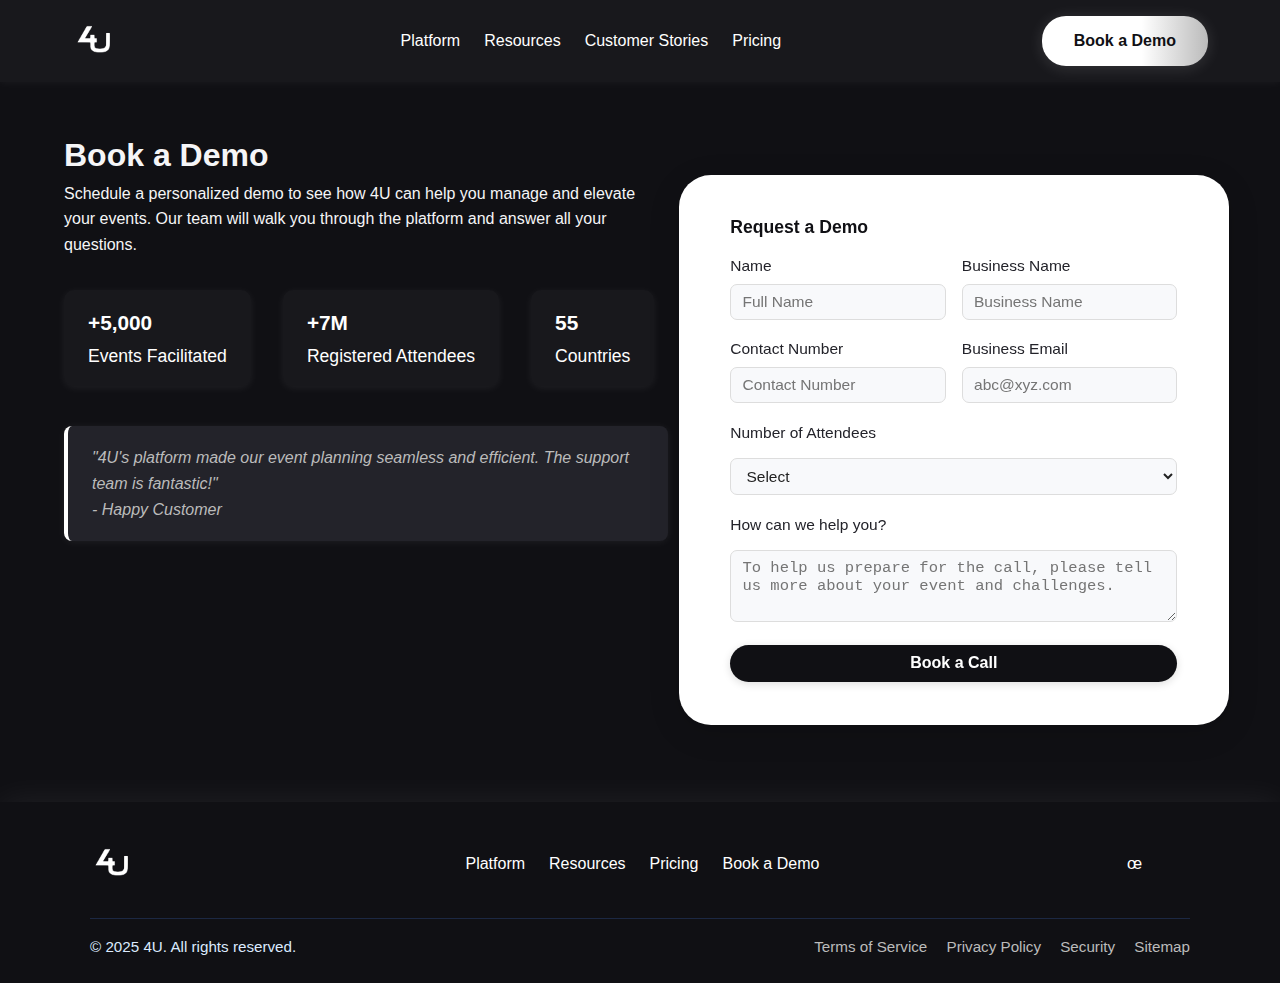
<file: book-demo.html>
<!DOCTYPE html>
<html lang="en">
<head>
  <meta charset="UTF-8">
  <meta name="viewport" content="width=device-width, initial-scale=1.0">
  <title> 4U | Book a Demo</title>
  <link rel="icon" type="image/png" href="image 4.png">
  <link rel="stylesheet" href="style.css">
</head>
<body class="demo-page">
  <header>
    <nav class="navbar">
      <a href="index.html" class="logo-link"><img src="image 4.png" alt="4U Logo" class="logo-img" /></a>
      <ul class="nav-links">
        <li><a href="index.html#platform">Platform</a></li>
        <li><a href="index.html#resources">Resources</a></li>
        <li><a href="index.html#stories">Customer Stories</a></li>
        <li><a href="index.html#pricing">Pricing</a></li>
      </ul>
      <div class="nav-actions">
        <a href="book-demo.html" class="btn-primary nav-demo">Book a Demo</a>
      </div>
    </nav>
  </header>
  <main class="demo-main">
    <section class="demo-content">
      <h1>Book a Demo</h1>
      <p>Schedule a personalized demo to see how 4U can help you manage and elevate your events. Our team will walk you through the platform and answer all your questions.</p>
      <div class="demo-stats">
        <div class="stat"><span>+5,000</span> Events Facilitated</div>
        <div class="stat"><span>+7M</span> Registered Attendees</div>
        <div class="stat"><span>55</span> Countries</div>
      </div>
      <blockquote class="demo-testimonial">
        "4U's platform made our event planning seamless and efficient. The support team is fantastic!"<br>
        <span>- Happy Customer</span>
      </blockquote>
    </section>
    <aside class="demo-form-float">
      <form class="demo-form">
        <h2>Request a Demo</h2>
        <div class="form-row">
          <div class="form-col">
            <label for="name">Name</label>
            <input type="text" id="name" name="name" placeholder="Full Name" required>
          </div>
          <div class="form-col">
            <label for="company">Business Name</label>
            <input type="text" id="company" name="company" placeholder="Business Name">
          </div>
        </div>
        <div class="form-row">
          <div class="form-col">
            <label for="contact">Contact Number</label>
            <input type="tel" id="contact" name="contact" placeholder="Contact Number">
          </div>
          <div class="form-col">
            <label for="email">Business Email</label>
            <input type="email" id="email" name="email" placeholder="abc@xyz.com" required>
          </div>
        </div>
        <label for="attendees">Number of Attendees</label>
        <div class="form-row">
          <select id="attendees" name="attendees" required>
            <option value="">Select</option>
            <option value="1-50">1-50</option>
            <option value="51-200">51-200</option>
            <option value="201-500">201-500</option>
            <option value="501-1000">501-1000</option>
            <option value="1000+">1000+</option>
          </select>
        </div>
        <label for="message">How can we help you?</label>
        <div class="form-row">
          <textarea id="message" name="message" rows="3" placeholder="To help us prepare for the call, please tell us more about your event and challenges." required></textarea>
        </div>
        <div class="form-row">
          <button type="submit" class="btn-primary">Book a Call</button>
        </div>
      </form>
    </aside>
  </main>
  <footer>
    <div class="footer-content">
      <div class="footer-top">
        <a href="index.html" class="logo-link"><img src="image 4.png" alt="4U Logo" class="logo-img" /></a>
        <div class="footer-links">
          <a href="index.html#platform">Platform</a>
          <a href="index.html#resources">Resources</a>
          <a href="index.html#pricing">Pricing</a>
          <a href="#">Book a Demo</a>
        </div>
        <div class="footer-social">œ
          <a href="#" aria-label="LinkedIn" class="social-icon">
            <!-- SVG icon here -->
          </a>
          <a href="#" aria-label="Twitter" class="social-icon">
            <!-- SVG icon here -->
          </a>
          <a href="#" aria-label="Facebook" class="social-icon">
            <!-- SVG icon here -->
          </a>
        </div>
      </div>
      <div class="footer-bottom">
        <div class="footer-copy">&copy; 2025 4U. All rights reserved.</div>
        <div class="footer-bottom-links">
          <a href="#">Terms of Service</a>
          <a href="#">Privacy Policy</a>
          <a href="#">Security</a>
          <a href="#">Sitemap</a>
        </div>
      </div>
    </div>
  </footer>
</body>
</html>
</file>
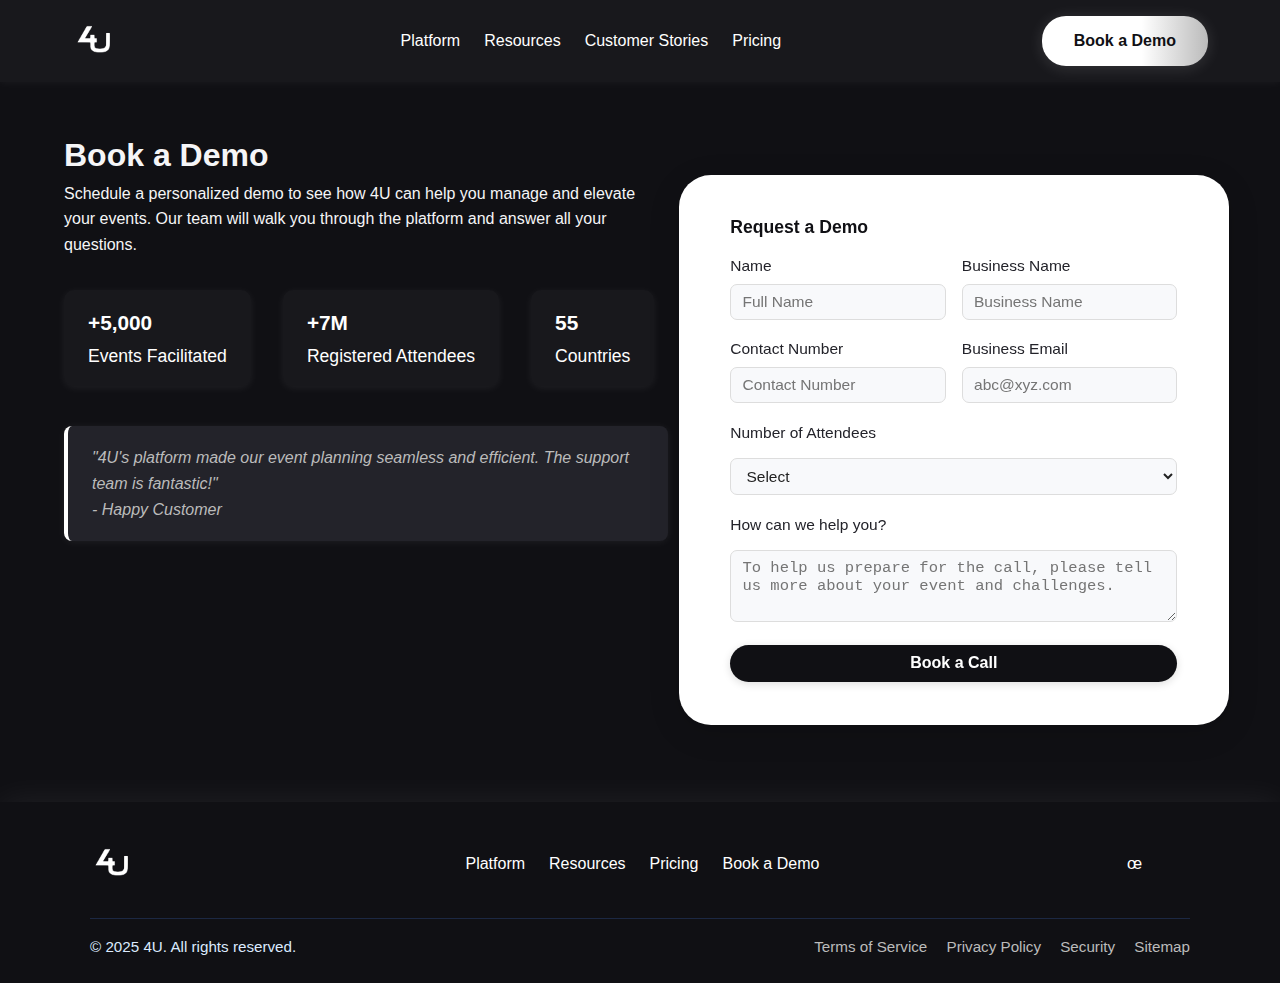
<file: ForYou-main/book-demo.html>
<!DOCTYPE html>
<html lang="en">
<head>
  <meta charset="UTF-8">
  <meta name="viewport" content="width=device-width, initial-scale=1.0">
  <title> 4U | Book a Demo</title>
  <link rel="icon" type="image/png" href="image 4.png">
  <link rel="stylesheet" href="style.css">
</head>
<body class="demo-page">
  <div class="appbar">
    <img src="image 4.png" alt="4U Logo" class="logo-img" />
    <button class="hamburger" id="mobileMenuBtn" aria-label="Open menu">
      <span></span><span></span><span></span>
    </button>
  </div>
  <nav class="mobile-nav" id="mobileNav">
    <ul>
      <li><a href="index.html#platform">Platform</a></li>
      <li><a href="index.html#resources">Resources</a></li>
      <li><a href="index.html#stories">Customer Stories</a></li>
      <li><a href="index.html#pricing">Pricing</a></li>
      <li><a href="book-demo.html" class="btn-primary nav-demo">Book a Demo</a></li>
    </ul>
  </nav>
  <header>
    <nav class="navbar">
      <a href="index.html" class="logo-link"><img src="image 4.png" alt="4U Logo" class="logo-img" /></a>
      <ul class="nav-links">
        <li><a href="index.html#platform">Platform</a></li>
        <li><a href="index.html#resources">Resources</a></li>
        <li><a href="index.html#stories">Customer Stories</a></li>
        <li><a href="index.html#pricing">Pricing</a></li>
      </ul>
      <div class="nav-actions">
        <a href="book-demo.html" class="btn-primary nav-demo">Book a Demo</a>
      </div>
    </nav>
  </header>
  <main class="demo-main">
    <section class="demo-content">
      <h1>Book a Demo</h1>
      <p>Schedule a personalized demo to see how 4U can help you manage and elevate your events. Our team will walk you through the platform and answer all your questions.</p>
      <div class="demo-stats">
        <div class="stat"><span>+5,000</span> Events Facilitated</div>
        <div class="stat"><span>+7M</span> Registered Attendees</div>
        <div class="stat"><span>55</span> Countries</div>
      </div>
      <blockquote class="demo-testimonial">
        "4U's platform made our event planning seamless and efficient. The support team is fantastic!"<br>
        <span>- Happy Customer</span>
      </blockquote>
    </section>
    <aside class="demo-form-float">
      <form class="demo-form">
        <h2>Request a Demo</h2>
        <div class="form-row">
          <div class="form-col">
            <label for="name">Name</label>
            <input type="text" id="name" name="name" placeholder="Full Name" required>
          </div>
          <div class="form-col">
            <label for="company">Business Name</label>
            <input type="text" id="company" name="company" placeholder="Business Name">
          </div>
        </div>
        <div class="form-row">
          <div class="form-col">
            <label for="contact">Contact Number</label>
            <input type="tel" id="contact" name="contact" placeholder="Contact Number">
          </div>
          <div class="form-col">
            <label for="email">Business Email</label>
            <input type="email" id="email" name="email" placeholder="abc@xyz.com" required>
          </div>
        </div>
        <label for="attendees">Number of Attendees</label>
        <div class="form-row">
          <select id="attendees" name="attendees" required>
            <option value="">Select</option>
            <option value="1-50">1-50</option>
            <option value="51-200">51-200</option>
            <option value="201-500">201-500</option>
            <option value="501-1000">501-1000</option>
            <option value="1000+">1000+</option>
          </select>
        </div>
        <label for="message">How can we help you?</label>
        <div class="form-row">
          <textarea id="message" name="message" rows="3" placeholder="To help us prepare for the call, please tell us more about your event and challenges." required></textarea>
        </div>
        <div class="form-row">
          <button type="submit" class="btn-primary">Book a Call</button>
        </div>
      </form>
    </aside>
  </main>
  <footer>
    <div class="footer-content">
      <div class="footer-top">
        <a href="index.html" class="logo-link"><img src="image 4.png" alt="4U Logo" class="logo-img" /></a>
        <div class="footer-links">
          <a href="index.html#platform">Platform</a>
          <a href="index.html#resources">Resources</a>
          <a href="index.html#pricing">Pricing</a>
          <a href="#">Book a Demo</a>
        </div>
        <div class="footer-social">œ
          <a href="#" aria-label="LinkedIn" class="social-icon">
            <!-- SVG icon here -->
          </a>
          <a href="#" aria-label="Twitter" class="social-icon">
            <!-- SVG icon here -->
          </a>
          <a href="#" aria-label="Facebook" class="social-icon">
            <!-- SVG icon here -->
          </a>
        </div>
      </div>
      <div class="footer-bottom">
        <div class="footer-copy">&copy; 2025 4U. All rights reserved.</div>
        <div class="footer-bottom-links">
          <a href="#">Terms of Service</a>
          <a href="#">Privacy Policy</a>
          <a href="#">Security</a>
          <a href="#">Sitemap</a>
        </div>
      </div>
    </div>
  </footer>
</body>
</html>
</file>
<file: style.css>
/* Reset and base styles */
* {
  margin: 0;
  padding: 0;
  box-sizing: border-box;
}
body {
  font-family: 'Montserrat', 'Segoe UI', Arial, sans-serif;
  background: #101014;
  color: #f5f5f7;
  line-height: 1.6;
}

header {
  background: #18181c;
  box-shadow: 0 2px 8px rgba(255,255,255,0.04);
  padding: 1rem 0;
}
.navbar {
  max-width: 1200px;
  margin: 0 auto;
  display: flex;
  align-items: center;
  justify-content: space-between;
  padding: 0 2rem;
  position: relative;
}
.logo {
  flex: 0 0 auto;
  font-size: 2rem;
  font-weight: bold;
  color: #fff;
}
.logo-img {
  max-height: 44px;
  width: auto;
  display: block;
  margin-right: 1.5rem;
  margin-left: 0;
  object-fit: contain;
  vertical-align: middle;
}
.nav-links {
  list-style: none;
  display: flex;
  gap: 1.5rem;
  flex: 1 1 auto;
  justify-content: center;
  margin: 0 auto;
}
.nav-actions {
  display: flex;
  align-items: center;
  gap: 1rem;
  margin-left: auto;
}
.nav-links li a {
  text-decoration: none;
  color: #fff;
  font-weight: 500;
  transition: color 0.2s;
}
.nav-links li a.btn-primary {
  background: linear-gradient(90deg, #fff 60%, #bbb 100%);
  color: #101014;
  padding: 0.5rem 1.2rem;
  border-radius: 24px;
  font-weight: bold;
  transition: background 0.2s;
}
.nav-links li a.btn-primary:hover {
  background: linear-gradient(90deg, #f5f5f7 60%, #fff 100%);
  color: #101014;
}
.nav-links li a:hover {
  color: #bbb;
}

.nav-login {
  color: #fff;
}
.nav-login:hover {
  color: #bbb;
}
.lang-select {
  background: #18181c;
  color: #fff;
  border: 1px solid #333;
}
.menu-toggle span {
  background: #fff;
}

.hero {
  background: linear-gradient(120deg, #23232a 0%, #101014 100%);
  box-shadow: 0 8px 32px 0 rgba(255,255,255,0.04);
  padding: 7rem 0 5rem 0;
  text-align: center;
}
.hero-bg {
  background: url('https://www.transparenttextures.com/patterns/cubes.png'), linear-gradient(120deg, #23232a 0%, #101014 100%);
  opacity: 0.10;
}
.hero-content h1 {
  font-size: 2.5rem;
  font-weight: 800;
  color: #fff;
  margin-bottom: 1rem;
}
.hero-content .highlight {
  color: #fff;
  text-shadow: 0 2px 16px #fff2, 0 0 8px #fff1;
}
.hero-content .highlight-alt {
  color: #fff;
  background: #23232a;
}
.hero-content p {
  font-size: 1.2rem;
  margin-bottom: 2rem;
  color: #e0e0e0;
}
.btn-primary {
  display: inline-block;
  background: linear-gradient(90deg, #fff 60%, #bbb 100%);
  color: #101014;
  padding: 0.75rem 2rem;
  border-radius: 24px;
  font-weight: bold;
  text-decoration: none;
  transition: background 0.2s;
  box-shadow: 0 2px 16px #fff2;
}
.btn-primary:hover {
  background: linear-gradient(90deg, #f5f5f7 60%, #fff 100%);
  color: #101014;
  box-shadow: 0 4px 32px #fff3;
}
.hero-logos {
  display: flex;
  justify-content: center;
  gap: 1rem;
  margin-top: 2rem;
}
.logo-placeholder {
  width: 80px;
  height: 40px;
  background: #dbeafe;
  border-radius: 8px;
  display: flex;
  align-items: center;
  justify-content: center;
  color: #2a3a60;
  font-weight: bold;
  font-size: 1rem;
}

.hero-logos-scroll {
  width: 100%;
  overflow: hidden;
  margin-top: 2.5rem;
  position: relative;
  z-index: 1;
  height: 140px !important;
  background: none;
}
.logos-track {
  display: flex;
  align-items: center;
  gap: 2.5rem;
  animation: scroll-logos 18s linear infinite;
  will-change: transform;
}
.partner-logo {
  width: 320px !important;
  height: 140px !important;
  object-fit: contain;
  background: transparent !important;
  border-radius: 0;
  box-shadow: 0 4px 24px 0 rgba(0,0,0,0.18), 0 1.5px 8px 0 rgba(0,0,0,0.10);
  filter: none;
  opacity: 1;
  padding: 0;
  margin: 0 1.2rem;
  transition: box-shadow 0.2s;
  display: block;
}
.partner-logo:hover {
  box-shadow: 0 8px 32px 0 rgba(0,0,0,0.28), 0 2px 16px 0 rgba(0,0,0,0.15);
}
.partner-logo-text {
  display: block;
  font-size: 2.2rem;
  font-weight: bold;
  color: #fff;
  background: transparent;
  box-shadow: 0 4px 24px 0 rgba(0,0,0,0.18), 0 1.5px 8px 0 rgba(0,0,0,0.10);
  margin: 0 1.2rem;
  padding: 0;
  border-radius: 0;
  text-align: center;
  letter-spacing: 0.01em;
  line-height: 1.1;
}
@keyframes scroll-logos {
  0% { transform: translateX(0); }
  100% { transform: translateX(calc(-1 * var(--marquee-width, 50%))); }
}
@media (max-width: 700px) {
  .partner-logo {
    width: 70px;
    height: 28px;
    padding: 0.1rem 0.3rem;
  }
  .logos-track {
    gap: 1.2rem;
  }
  .hero-logos-scroll {
    height: 140px !important;
  }
}

.partner-logo[src="image-2.png"] {
  width: 340px !important;
  height: 120px !important;
  background: transparent !important;
  box-shadow: none !important;
  border-radius: 0 !important;
  padding: 0 !important;
  margin: 0 1.2rem !important;
  object-fit: contain;
  display: block;
}

.features {
  max-width: 1100px;
  margin: 3rem auto;
  padding: 2rem;
  background: #18181c;
  border-radius: 16px;
  box-shadow: 0 2px 32px #fff1;
}
.features h2 {
  text-align: center;
  margin-bottom: 2rem;
  color: #fff;
}
.feature-list {
  display: flex;
  gap: 2rem;
  justify-content: center;
  margin-top: 2rem;
}
.feature-item {
  flex: 1;
  background: #23232a;
  border-radius: 16px;
  padding: 2rem 1.5rem 1.5rem 1.5rem;
  text-align: center;
  box-shadow: 0 2px 16px #fff1;
  transition: box-shadow 0.2s, transform 0.2s;
  position: relative;
  color: #fff;
}
.feature-item:hover {
  box-shadow: 0 8px 32px rgba(79,140,255,0.12);
  transform: translateY(-4px) scale(1.02);
}
.feature-icon {
  margin-bottom: 1.2rem;
}
.feature-icon svg {
  display: block;
  margin: 0 auto;
}
.feature-icon svg circle {
  fill: #18181c;
}
.feature-icon svg path, .feature-icon svg rect {
  stroke: #fff;
}
.feature-item h3 {
  color: #fff;
  margin-bottom: 1rem;
}

.cta {
  position: relative;
  background: linear-gradient(120deg, #23232a 0%, #18181c 100%);
  text-align: center;
  padding: 3rem 1rem;
  margin: 2rem 0;
  border-radius: 16px;
  overflow: hidden;
  box-shadow: 0 2px 32px #fff1;
}
.cta-bg {
  position: absolute;
  top: 0; left: 0; right: 0; bottom: 0;
  background: url('https://www.transparenttextures.com/patterns/diagmonds-light.png'), linear-gradient(120deg, #23232a 0%, #18181c 100%);
  opacity: 0.10;
  z-index: 0;
}
.cta h2, .cta p, .cta a {
  position: relative;
  z-index: 1;
  color: #fff;
}
.cta h2 {
  margin-bottom: 1rem;
}
.btn-large {
  font-size: 1.2rem;
  padding: 1rem 2.5rem;
  margin-top: 1.5rem;
  background: linear-gradient(90deg, #fff 60%, #bbb 100%);
  color: #101014;
  box-shadow: 0 2px 16px #fff2;
}

.about, .faq {
  max-width: 900px;
  margin: 2rem auto;
  background: #18181c;
  border-radius: 12px;
  padding: 2rem;
  box-shadow: 0 1px 16px #fff1;
}
.about h2, .faq h2 {
  color: #fff;
  margin-bottom: 1rem;
}
.faq ul {
  list-style: disc inside;
  margin-left: 1rem;
}

/* FAQ Accordion Styles */
.faq-list {
  margin-top: 2rem;
}
.faq-item {
  margin-bottom: 1rem;
  border-radius: 8px;
  background: #23232a;
  box-shadow: 0 1px 8px #fff1;
  overflow: hidden;
  transition: box-shadow 0.2s;
  color: #fff;
}
.faq-item.active {
  box-shadow: 0 4px 16px rgba(79,140,255,0.10);
}
.faq-question {
  width: 100%;
  background: #23232a;
  border: none;
  outline: none;
  text-align: left;
  font-size: 1.1rem;
  font-weight: 600;
  color: #fff;
  padding: 1.2rem 1.5rem;
  cursor: pointer;
  transition: background 0.2s;
  position: relative;
}
.faq-question::after {
  content: '\25BC';
  position: absolute;
  right: 1.5rem;
  top: 50%;
  transform: translateY(-50%) rotate(0deg);
  transition: transform 0.2s;
  font-size: 1.1rem;
  color: #fff;
}
.faq-item.active .faq-question::after {
  transform: translateY(-50%) rotate(180deg);
}
.faq-answer {
  max-height: 0;
  overflow: hidden;
  background: #18181c;
  color: #f5f5f7;
  font-size: 1rem;
  padding: 0 1.5rem;
  transition: max-height 0.3s cubic-bezier(0.4,0,0.2,1), padding 0.2s;
}
.faq-item.active .faq-answer {
  max-height: 200px;
  padding: 1rem 1.5rem 1.2rem 1.5rem;
}

footer {
  background: #101014;
  color: #fff;
  padding: 2.5rem 0 1.5rem 0;
  text-align: center;
  box-shadow: 0 -2px 32px #fff1;
}
.footer-content {
  max-width: 1100px;
  margin: 0 auto;
  display: flex;
  flex-direction: column;
  gap: 2rem;
}
.footer-top {
  display: flex;
  flex-wrap: wrap;
  align-items: center;
  justify-content: space-between;
  gap: 2rem;
}
.footer-logo {
  font-size: 1.7rem;
  font-weight: bold;
  margin-bottom: 0.5rem;
  color: #fff;
}
.footer-links {
  display: flex;
  gap: 1.5rem;
  flex-wrap: wrap;
}
.footer-links a {
  color: #fff;
  text-decoration: none;
  font-weight: 500;
  transition: color 0.2s;
}
.footer-links a:hover {
  color: #bbb;
}
.footer-social {
  display: flex;
  gap: 1rem;
}
.social-icon svg {
  width: 28px;
  height: 28px;
  transition: filter 0.2s;
}
.social-icon:hover svg {
  filter: brightness(1.2) drop-shadow(0 2px 8px #4f8cff44);
}
.footer-social .social-icon svg rect {
  fill: #23232a;
}
.footer-social .social-icon svg path, .footer-social .social-icon svg circle {
  stroke: #fff;
  fill: #fff;
}
.footer-bottom {
  display: flex;
  flex-wrap: wrap;
  align-items: center;
  justify-content: space-between;
  gap: 1rem;
  border-top: 1px solid #4f8cff33;
  padding-top: 1rem;
  font-size: 0.95rem;
}
.footer-copy {
  color: #dbeafe;
}
.footer-bottom-links {
  display: flex;
  gap: 1.2rem;
}
.footer-bottom-links a {
  color: #bbb;
  text-decoration: none;
  transition: color 0.2s;
}
.footer-bottom-links a:hover {
  color: #fff;
}

@media (max-width: 900px) {
  .feature-list {
    flex-direction: column;
    gap: 1.5rem;
  }
  .footer-top {
    flex-direction: column;
    align-items: flex-start;
    gap: 1rem;
  }
  .footer-content {
    gap: 1.2rem;
  }
  .footer-bottom {
    flex-direction: column;
    align-items: flex-start;
    gap: 0.5rem;
  }
  .navbar {
    flex-direction: column;
    gap: 1rem;
    padding: 0 1rem;
  }
  .nav-links {
    flex-direction: column;
    gap: 1rem;
    margin-bottom: 1rem;
    flex: unset;
    justify-content: flex-start;
    margin: 0;
  }
  .nav-actions {
    flex-direction: column;
    gap: 0.5rem;
    margin-left: 0;
  }
  .logo-img {
    max-height: 36px;
    margin-right: 0;
    margin-bottom: 0.5rem;
  }
}
@media (max-width: 600px) {
  body {
    background: #101014;
    margin: 0;
    padding: 0;
    -webkit-overflow-scrolling: touch;
    scroll-behavior: smooth;
  }
  .appbar {
    position: fixed;
    top: 0;
    left: 0;
    right: 0;
    height: 54px;
    background: #101014;
    display: flex;
    align-items: center;
    justify-content: center;
    z-index: 1000;
    box-shadow: 0 2px 12px #0003;
    border-bottom: 1px solid #23232a;
  }
  .appbar .logo-img {
    max-height: 36px;
    margin: 0 auto;
    display: block;
  }
  .navbar {
    display: none;
  }
  main, .demo-main {
    padding-top: 60px;
  }
  .features, .about, .faq, .demo-content, .demo-form-float {
    background: #fff;
    border-radius: 18px;
    box-shadow: 0 2px 16px #0002;
    margin: 1.2rem 0.5rem;
    padding: 1.2rem 1rem;
  }
  .demo-form-float {
    box-shadow: 0 2px 16px #4f8cff22;
    border-radius: 18px;
    margin-bottom: 1.5rem;
  }
  .btn-primary, .btn-large {
    font-size: 1.1rem;
    padding: 1rem 0;
    border-radius: 28px;
    min-width: 140px;
  }
  .footer-content {
    padding-bottom: 70px;
  }
  .logo-img {
    max-height: 28px;
    margin-right: 0;
    margin-bottom: 0.5rem;
  }
  .nav-links {
    flex-direction: column;
    gap: 0.5rem;
    margin-bottom: 0.5rem;
    align-items: center;
  }
  .nav-actions {
    flex-direction: column;
    gap: 0.5rem;
    margin-left: 0;
    width: 100%;
    align-items: center;
  }
  .hero-content h1 {
    font-size: 1.1rem;
    line-height: 1.2;
  }
  .rotating-words {
    min-width: 60px;
    height: 1.1rem;
  }
  .rotating-word {
    font-size: 1.1rem;
    padding: 0 0.1rem;
  }
  .features, .about, .faq, .demo-content {
    padding: 1rem 0.3rem;
    border-radius: 10px;
  }
  .feature-list, .demo-stats {
    flex-direction: column;
    gap: 0.7rem;
  }
  .feature-item, .demo-stats .stat {
    padding: 1rem 0.7rem;
    font-size: 0.98rem;
  }
  .demo-form-float {
    padding: 0.7rem 0.2rem;
    border-radius: 12px;
    width: 100%;
    min-width: 0;
    max-width: 100vw;
    left: 0;
    right: 0;
    top: unset;
    transform: none;
    position: static;
    height: auto;
    margin: 1rem 0 0 0;
  }
  .demo-form {
    width: 100%;
    margin-left: 0;
    gap: 0.7rem;
    font-size: 0.98rem;
  }
  .form-row {
    flex-direction: column;
    gap: 0.3rem;
  }
  .footer-content {
    gap: 0.7rem;
    padding: 0 0.2rem;
  }
  .footer-top, .footer-bottom {
    flex-direction: column;
    align-items: center;
    gap: 0.3rem;
  }
  .footer-links, .footer-bottom-links {
    flex-direction: column;
    gap: 0.3rem;
    align-items: center;
  }
  .footer-logo, .footer-copy {
    font-size: 1rem;
    margin-bottom: 0.2rem;
  }
  .hamburger {
    background: none;
    border: none;
    display: flex;
    flex-direction: column;
    justify-content: center;
    align-items: center;
    width: 44px;
    height: 44px;
    margin-left: auto;
    margin-right: 0.5rem;
    cursor: pointer;
    z-index: 1100;
  }
  .hamburger span {
    display: block;
    width: 28px;
    height: 3px;
    background: #fff;
    border-radius: 2px;
    margin: 3px 0;
    transition: all 0.3s;
  }
  .mobile-nav {
    display: none !important;
  }
  .mobile-nav.active {
    display: block !important;
  }
  .mobile-nav ul {
    list-style: none;
    padding: 0;
    margin: 0;
    display: flex;
    flex-direction: column;
    gap: 1rem;
    align-items: stretch;
  }
  .mobile-nav li a {
    color: #fff;
    font-size: 1.1rem;
    text-decoration: none;
    padding: 0.8rem 1rem;
    border-radius: 10px;
    background: none;
    display: block;
    transition: background 0.2s, color 0.2s;
  }
  .mobile-nav li a.btn-primary {
    background: linear-gradient(90deg, #4f8cff 60%, #43e97b 100%);
    color: #fff;
    font-weight: bold;
    text-align: center;
    margin-top: 0.5rem;
  }
  .mobile-nav li a:hover, .mobile-nav li a:active {
    background: #23232a;
    color: #4f8cff;
  }
  @keyframes slideDownNav {
    from { opacity: 0; transform: translateY(-20px); }
    to { opacity: 1; transform: translateY(0); }
  }
}

/* Fade-in animation */
.fade-in {
  opacity: 0;
  transform: translateY(40px);
  transition: opacity 0.7s cubic-bezier(0.4,0,0.2,1), transform 0.7s cubic-bezier(0.4,0,0.2,1);
}
.fade-in.visible {
  opacity: 1;
  transform: none;
}

.rotating-words {
  display: inline-block;
  position: relative;
  min-width: 160px;
  height: 2.8rem;
  vertical-align: middle;
}
.rotating-word {
  position: absolute;
  left: 0;
  top: 0;
  width: 100%;
  opacity: 0;
  visibility: hidden;
  color: #2a3a60;
  background: #e3eafc;
  border-radius: 8px;
  padding: 0 0.5rem;
  font-weight: 800;
  font-size: 2.8rem;
  line-height: 1.1;
  transition: opacity 0.6s cubic-bezier(0.4,0,0.2,1), visibility 0.6s;
  z-index: 1;
  text-align: center;
}
.rotating-word.visible {
  opacity: 1;
  visibility: visible;
  transition-delay: 0.1s;
}
@media (max-width: 600px) {
  .rotating-words {
    min-width: 90px;
    height: 1.5rem;
  }
  .rotating-word {
    font-size: 1.5rem;
    padding: 0 0.2rem;
  }
}

.gradient-text {
  background: linear-gradient(90deg, #4f8cff 0%, #ff6ec4 40%, #f9d423 70%, #43e97b 100%);
  -webkit-background-clip: text;
  -webkit-text-fill-color: transparent;
  background-clip: text;
  color: transparent;
  text-fill-color: transparent;
}

.demo-main {
  display: flex;
  align-items: flex-start;
  min-height: 80vh;
  position: relative;
}
.demo-content {
  flex: 1 1 0;
  padding: 3rem 2rem 3rem 5vw;
  max-width: 700px;
}
.demo-stats {
  display: flex;
  gap: 2rem;
  margin: 2rem 0 1.5rem 0;
}
.demo-stats .stat {
  background: #18181c;
  color: #fff;
  border-radius: 10px;
  padding: 1rem 1.5rem;
  font-size: 1.1rem;
  box-shadow: 0 2px 8px #fff1;
}
.demo-stats .stat span {
  display: block;
  font-size: 1.3rem;
  font-weight: bold;
  margin-bottom: 0.2rem;
}
.demo-testimonial {
  margin-top: 2.5rem;
  font-style: italic;
  color: #bbb;
  background: #23232a;
  border-left: 4px solid #fff;
  padding: 1.2rem 1.5rem;
  border-radius: 8px;
  box-shadow: 0 1px 8px #fff1;
}
.demo-form-float {
  position: fixed;
  top: 50%;
  right: 4vw;
  transform: translateY(-50%);
  z-index: 100;
  width: 550px;
  height: 550px;
  background: #fff;
  border-radius: 32px;
  box-shadow: 0 8px 32px #0002, 0 2px 8px #0001;
  padding: 2rem;
  display: flex;
  flex-direction: column;
  align-items: stretch;
  justify-content: center;
}
.demo-form {
  display: flex;
  flex-direction: column;
  gap: 0.6rem;
  align-items: flex-start;
  justify-content: center;
  height: 100%;
  width: 92%;
  margin-left: 4%;
}
.demo-form h2 {
  color: #101014;
  margin-bottom: 0.2rem;
  font-size: 1.1rem;
  font-weight: 700;
}
.demo-form label {
  color: #23232a;
  font-size: 0.97rem;
  font-weight: 500;
  margin-bottom: 0.1rem;
}
.demo-form input,
.demo-form textarea {
  border: 1px solid #ddd;
  border-radius: 7px;
  padding: 0.5rem 0.7rem;
  font-size: 0.97rem;
  background: #f8f9fb;
  color: #222;
  margin-top: 0.1rem;
  margin-bottom: 0.2rem;
  width: 100%;
  box-sizing: border-box;
  transition: border 0.2s;
}
.demo-form textarea {
  min-height: 48px;
  max-height: 80px;
}
.demo-form button.btn-primary {
  background: #101014;
  color: #fff;
  font-weight: bold;
  font-size: 1rem;
  border: none;
  border-radius: 24px;
  padding: 0.6rem 0;
  margin-top: 0.3rem;
  width: 100%;
  box-shadow: 0 2px 8px #0002;
  cursor: pointer;
  transition: background 0.2s, box-shadow 0.3s;
}
.demo-form button.btn-primary:hover {
  background: #101014;
  color: #fff;
  box-shadow: 0 0 0 4px rgba(0,0,0,0.05), 0 4px 24px 0px #4f8cff, 0 0 16px 4px #ff6ec4, 0 0 32px 8px #43e97b;
}
@media (max-width: 1100px) {
  .demo-form-float {
    right: 1vw;
  }
  .demo-content {
    padding-left: 2vw;
  }
}
@media (max-width: 900px) {
  .demo-main {
    flex-direction: column;
  }
  .demo-form-float {
    position: static;
    transform: none;
    width: 100%;
    height: auto;
    margin: 2rem 0 0 0;
    box-shadow: 0 2px 16px #0002;
    padding: 1.5rem 1rem;
    border-radius: 18px;
    justify-content: flex-start;
  }
  .demo-content {
    max-width: 100%;
    padding: 2rem 1rem 1rem 1rem;
  }
  .demo-form {
    width: 100%;
    margin-left: 0;
    gap: 1rem;
    font-size: 1rem;
  }
}
@media (max-width: 600px) {
  .demo-form-float {
    padding: 1rem 0.5rem;
  }
  .demo-form input,
  .demo-form textarea {
    font-size: 0.98rem;
    padding: 0.6rem 0.7rem;
  }
}

.form-row {
  display: flex;
  gap: 1rem;
  width: 100%;
  margin-bottom: 0.3rem;
}
.form-row label {
  margin-bottom: 0.2rem;
}
.form-col {
  flex: 1 1 0;
  display: flex;
  flex-direction: column;
}
.form-row select,
.form-row textarea,
.form-row button.btn-primary {
  width: 100%;
}
.form-row select {
  padding: 0.5rem 0.7rem;
  border-radius: 7px;
  border: 1px solid #ddd;
  background: #f8f9fb;
  color: #222;
  font-size: 0.97rem;
  margin-top: 0.1rem;
  margin-bottom: 0.2rem;
  box-sizing: border-box;
}
@media (max-width: 900px) {
  .form-row {
    flex-direction: column;
    gap: 0.5rem;
  }
}

@media (min-width: 601px) {
  .appbar,
  .mobile-nav {
    display: none !important;
  }
  .navbar {
    display: flex !important;
  }
}
@media (max-width: 600px) {
  .navbar {
    display: none !important;
  }
  .appbar,
  .mobile-nav {
    display: block;
  }
}

@media (max-width: 600px) {
  .appbar {
    display: flex;
    flex-direction: row;
    align-items: center;
    justify-content: space-between;
    padding: 0 1rem;
    height: 54px;
  }
  .appbar .logo-img {
    max-height: 36px;
    margin: 0;
    display: block;
  }
  .hamburger {
    margin-left: 0;
    margin-right: 0;
  }
}

@media (max-width: 600px) {
  .highlight,
  .rotating-word {
    font-size: 2.2rem !important;
    line-height: 1.1;
    word-break: break-word;
  }
  .highlight {
    display: block;
    margin: 0 auto;
    text-align: center;
  }
  .rotating-words {
    width: 100%;
    display: block;
  }
  h1 {
    text-align: center;
    padding: 0 10px;
    font-size: 1.5rem;
  }
}
@media (max-width: 600px) {
  .about {
    color: #101014 !important;
  }
  .about h2 {
    color: #101014 !important;
  }
  .about p {
    color: #101014 !important;
  }
} 

/* Event Types Section Styles */
.event-types {
  background: #fff;
  padding: 4rem 0 3rem 0;
  text-align: center;
}
.event-types-header {
  margin-bottom: 2.5rem;
}
.event-types-subtitle {
  display: block;
  color: #888;
  font-size: 1.1rem;
  margin-bottom: 0.7rem;
  letter-spacing: 0.03em;
}
.event-types-title {
  font-size: 2.8rem;
  font-weight: 900;
  color: #18181c;
  margin: 0 auto;
  line-height: 1.1;
}
.event-types-cards {
  display: flex;
  justify-content: center;
  align-items: center;
  gap: 1.5rem;
  overflow: hidden;
  position: relative;
  width: 100%;
  max-width: 100vw;
}
.event-type-card {
  position: relative;
  width: 340px;
  height: 240px;
  border-radius: 28px;
  overflow: hidden;
  box-shadow: 0 4px 32px #0001, 0 1.5px 8px #0001;
  background: #eee;
  display: flex;
  align-items: center;
  justify-content: center;
  margin-bottom: 1.5rem;
  margin-top: 1.5rem;
  transition: transform 0.5s, box-shadow 0.5s, opacity 0.5s;
  opacity: 0.5;
  transform: scale(0.85);
  z-index: 1;
}
.event-type-card.active {
  transform: scale(1.1);
  opacity: 1;
  z-index: 2;
  box-shadow: 0 8px 32px #0002, 0 2px 16px #0001;
}
.event-type-card.prev,
.event-type-card.next {
  opacity: 0.7;
  transform: scale(0.95);
  z-index: 1;
}
.event-type-card img {
  width: 100%;
  height: 100%;
  object-fit: cover;
  display: block;
  opacity: 0.80;
  filter: brightness(0.7);
}
.event-type-label {
  position: absolute;
  left: 50%;
  top: 50%;
  transform: translate(-50%, -50%);
  color: #fff;
  font-size: 2rem;
  font-weight: 800;
  text-shadow: 0 2px 16px #0008, 0 0 8px #0006;
  letter-spacing: 0.01em;
  text-align: center;
  z-index: 2;
  width: 90%;
}
@media (max-width: 1100px) {
  .event-types-cards {
    gap: 1.2rem;
  }
  .event-type-card {
    width: 280px;
    height: 180px;
  }
}
@media (max-width: 700px) {
  .event-types {
    padding: 2.5rem 0 1.5rem 0;
  }
  .event-types-title {
    font-size: 1.5rem;
  }
  .event-types-cards {
    flex-direction: column;
    align-items: center;
    gap: 1.2rem;
  }
  .event-type-card {
    width: 92vw;
    max-width: 340px;
    height: 140px;
    border-radius: 18px;
  }
  .event-type-label {
    font-size: 1.1rem;
    width: 96%;
  }
} 

@media (max-width: 600px) {
  .demo-content,
  .demo-content h1,
  .demo-content p {
    color: #101014 !important;
  }
} 

/* Customer Stories Section Styles */
.customer-stories {
  background: #fff;
  padding: 4rem 0 3rem 0;
  text-align: center;
}
.customer-stories-header {
  margin-bottom: 2.5rem;
}
.customer-stories-header h2 {
  font-size: 2.5rem;
  font-weight: 900;
  color: #18181c;
  margin-bottom: 0.5rem;
}
.customer-stories-rating {
  display: flex;
  align-items: center;
  justify-content: center;
  gap: 1rem;
  font-size: 1.3rem;
  color: #18181c;
  margin-bottom: 1.5rem;
}
.rating-score {
  font-size: 2.8rem;
  font-weight: 900;
  color: #18181c;
}
.rating-stars {
  color: #FFD600;
  font-size: 2rem;
  font-weight: 900;
  letter-spacing: 0.1em;
}
.rating-count {
  color: #888;
  font-size: 1.1rem;
  font-weight: 500;
}
.customer-stories-carousel {
  display: flex;
  justify-content: center;
  align-items: stretch;
  gap: 2rem;
  margin-bottom: 2rem;
  position: relative;
  min-height: 320px;
}
.customer-story-card {
  background: #fff;
  border-radius: 24px;
  box-shadow: 0 4px 32px #0001, 0 1.5px 8px #0001;
  padding: 2rem 1.5rem 1.5rem 1.5rem;
  text-align: left;
  min-width: 340px;
  max-width: 370px;
  width: 100%;
  opacity: 0.5;
  transform: scale(0.92);
  transition: transform 0.5s, opacity 0.5s, box-shadow 0.5s;
  position: absolute;
  left: 50%;
  top: 0;
  z-index: 1;
  pointer-events: none;
}
.customer-story-card.active {
  opacity: 1;
  transform: translateX(-50%) scale(1.04);
  box-shadow: 0 8px 32px #0002, 0 2px 16px #0001;
  z-index: 3;
  pointer-events: auto;
}
.customer-story-card.prev {
  transform: translateX(-120%) scale(0.92);
  z-index: 2;
}
.customer-story-card.next {
  transform: translateX(20%) scale(0.92);
  z-index: 2;
}
.customer-story-logo {
  display: flex;
  align-items: center;
  gap: 0.5rem;
  margin-bottom: 0.7rem;
}
.customer-story-logo img {
  width: 38px;
  height: 38px;
  object-fit: contain;
  border-radius: 8px;
  background: #fff;
}
.customer-story-logo span {
  font-weight: 700;
  color: #2a3a60;
  font-size: 1.1rem;
}
.customer-story-stars {
  color: #FFD600;
  font-size: 1.3rem;
  margin-bottom: 0.7rem;
}
.customer-story-card p {
  color: #18181c;
  font-size: 1.1rem;
  margin-bottom: 1.2rem;
  min-height: 60px;
}
.customer-story-user {
  display: flex;
  align-items: center;
  gap: 0.7rem;
}
.customer-story-user img {
  width: 38px;
  height: 38px;
  border-radius: 50%;
  object-fit: cover;
  border: 2px solid #e3eafc;
}
.customer-story-user strong {
  font-size: 1rem;
  color: #18181c;
  font-weight: 700;
}
.customer-story-user span {
  display: block;
  color: #888;
  font-size: 0.95rem;
}
.customer-stories-controls {
  display: flex;
  align-items: center;
  justify-content: center;
  gap: 1.2rem;
}
.customer-stories-prev,
.customer-stories-next {
  background: #fff;
  border: 1px solid #e3eafc;
  border-radius: 50%;
  width: 38px;
  height: 38px;
  font-size: 1.5rem;
  color: #2a3a60;
  cursor: pointer;
  transition: background 0.2s, box-shadow 0.2s;
  box-shadow: 0 2px 8px #0001;
  display: flex;
  align-items: center;
  justify-content: center;
}
.customer-stories-prev:hover,
.customer-stories-next:hover {
  background: #e3eafc;
}
.customer-stories-dots {
  display: flex;
  gap: 0.5rem;
  align-items: center;
}
.customer-stories-dots span {
  display: block;
  width: 10px;
  height: 10px;
  border-radius: 50%;
  background: #e3eafc;
  transition: background 0.2s;
}
.customer-stories-dots span.active {
  background: #4f8cff;
}
@media (max-width: 900px) {
  .customer-stories-carousel {
    min-height: 340px;
  }
  .customer-story-card,
  .customer-story-card.active {
    min-width: 90vw;
    max-width: 98vw;
    padding: 1.2rem 0.7rem 1.2rem 0.7rem;
  }
}
@media (max-width: 600px) {
  .customer-stories {
    padding: 1.2rem 0 1rem 0;
  }
  .customer-stories-header h2 {
    font-size: 1.1rem;
    text-align: center;
    margin-bottom: 0.3rem;
  }
  .customer-stories-rating {
    font-size: 0.95rem;
    gap: 0.3rem;
    flex-direction: column;
    align-items: center;
  }
  .rating-score {
    font-size: 1.2rem;
  }
  .rating-stars {
    font-size: 1rem;
  }
  .rating-count {
    font-size: 0.9rem;
  }
  .customer-stories-carousel {
    min-height: 260px;
    margin-bottom: 1rem;
  }
  .customer-story-card,
  .customer-story-card.active {
    min-width: 98vw;
    max-width: 99vw;
    padding: 0.7rem 0.2rem 0.7rem 0.2rem;
    border-radius: 14px;
    text-align: center;
    left: 50%;
    top: 0;
    font-size: 0.98rem;
  }
  .customer-story-logo {
    justify-content: center;
    margin-bottom: 0.4rem;
  }
  .customer-story-logo img,
  .customer-story-user img {
    width: 22px;
    height: 22px;
  }
  .customer-story-logo span {
    font-size: 0.95rem;
  }
  .customer-story-stars {
    font-size: 1rem;
    margin-bottom: 0.4rem;
  }
  .customer-story-card p {
    font-size: 0.98rem;
    min-height: 40px;
    margin-bottom: 0.7rem;
  }
  .customer-story-user {
    gap: 0.4rem;
    justify-content: center;
  }
  .customer-story-user strong {
    font-size: 0.95rem;
  }
  .customer-story-user span {
    font-size: 0.85rem;
  }
  .customer-stories-controls {
    gap: 0.5rem;
  }
  .customer-stories-prev,
  .customer-stories-next {
    width: 28px;
    height: 28px;
    font-size: 1.1rem;
  }
  .customer-stories-dots span {
    width: 8px;
    height: 8px;
  }
} 

@media (max-width: 600px) {
  .customer-story-card,
  .customer-story-card.active {
    min-width: 85vw;
    max-width: 88vw;
    height: 260px;
    padding: 1.2rem 0.5rem 1.2rem 0.5rem;
    border-radius: 18px;
    text-align: center;
    left: 50%;
    top: 0;
    font-size: 0.98rem;
    margin: 0 auto;
    display: none;
  }
  .customer-story-card.active {
    display: block;
  }
}
</file>
<file: ForYou-main/style.css>
/* Reset and base styles */
* {
  margin: 0;
  padding: 0;
  box-sizing: border-box;
}
body {
  font-family: 'Montserrat', 'Segoe UI', Arial, sans-serif;
  background: #101014;
  color: #f5f5f7;
  line-height: 1.6;
}

header {
  background: #18181c;
  box-shadow: 0 2px 8px rgba(255,255,255,0.04);
  padding: 1rem 0;
}
.navbar {
  max-width: 1200px;
  margin: 0 auto;
  display: flex;
  align-items: center;
  justify-content: space-between;
  padding: 0 2rem;
  position: relative;
}
.logo {
  flex: 0 0 auto;
  font-size: 2rem;
  font-weight: bold;
  color: #fff;
}
.logo-img {
  max-height: 44px;
  width: auto;
  display: block;
  margin-right: 1.5rem;
  margin-left: 0;
  object-fit: contain;
  vertical-align: middle;
}
.nav-links {
  list-style: none;
  display: flex;
  gap: 1.5rem;
  flex: 1 1 auto;
  justify-content: center;
  margin: 0 auto;
}
.nav-actions {
  display: flex;
  align-items: center;
  gap: 1rem;
  margin-left: auto;
}
.nav-links li a {
  text-decoration: none;
  color: #fff;
  font-weight: 500;
  transition: color 0.2s;
}
.nav-links li a.btn-primary {
  background: linear-gradient(90deg, #fff 60%, #bbb 100%);
  color: #101014;
  padding: 0.5rem 1.2rem;
  border-radius: 24px;
  font-weight: bold;
  transition: background 0.2s;
}
.nav-links li a.btn-primary:hover {
  background: linear-gradient(90deg, #f5f5f7 60%, #fff 100%);
  color: #101014;
}
.nav-links li a:hover {
  color: #bbb;
}

.nav-login {
  color: #fff;
}
.nav-login:hover {
  color: #bbb;
}
.lang-select {
  background: #18181c;
  color: #fff;
  border: 1px solid #333;
}
.menu-toggle span {
  background: #fff;
}

.hero {
  position: relative;
  overflow: hidden;
}
.hero-bg-video {
  position: absolute;
  top: 0;
  left: 0;
  width: 100vw;
  height: 100%;
  object-fit: cover;
  z-index: 0;
  opacity: 0.45;
  pointer-events: none;
}
.hero .hero-bg,
.hero .hero-content {
  position: relative;
  z-index: 1;
}
.hero-bg {
  background: url('https://www.transparenttextures.com/patterns/cubes.png'), linear-gradient(120deg, #23232a 0%, #101014 100%);
  opacity: 0.10;
}
.hero-content {
  position: relative;
  z-index: 1;
  display: flex;
  flex-direction: column;
  align-items: center;
  justify-content: center;
  text-align: center;
  min-height: 60vh;
  width: 100%;
  padding: 2rem 1rem;
  margin: 0 auto;
}
@media (max-width: 600px) {
  .hero-content {
    padding: 1.2rem 0.5rem;
    min-height: 40vh;
    margin-top: 60px;
  }
}
.hero-content h1 {
  font-size: 2.5rem;
  font-weight: 800;
  color: #fff;
  margin-bottom: 1rem;
}
.hero-content .highlight {
  color: #fff;
  text-shadow: 0 2px 16px #fff2, 0 0 8px #fff1;
}
.hero-content .highlight-alt {
  color: #fff;
  background: #23232a;
}
.hero-content p {
  font-size: 1.2rem;
  margin-bottom: 2rem;
  color: #e0e0e0;
}
.btn-primary {
  display: inline-block;
  background: linear-gradient(90deg, #fff 60%, #bbb 100%);
  color: #101014;
  padding: 0.75rem 2rem;
  border-radius: 24px;
  font-weight: bold;
  text-decoration: none;
  transition: background 0.2s;
  box-shadow: 0 2px 16px #fff2;
}
.btn-primary:hover {
  background: linear-gradient(90deg, #f5f5f7 60%, #fff 100%);
  color: #101014;
  box-shadow: 0 4px 32px #fff3;
}
.hero-logos {
  display: flex;
  justify-content: center;
  gap: 1rem;
  margin-top: 2rem;
}
.logo-placeholder {
  width: 80px;
  height: 40px;
  background: #dbeafe;
  border-radius: 8px;
  display: flex;
  align-items: center;
  justify-content: center;
  color: #2a3a60;
  font-weight: bold;
  font-size: 1rem;
}

.hero-logos-scroll {
  width: 100%;
  overflow: hidden;
  margin-top: 2.5rem;
  position: relative;
  z-index: 1;
  height: 140px !important;
  background: none;
}
.logos-track {
  display: flex;
  align-items: center;
  gap: 2.5rem;
  animation: scroll-logos 18s linear infinite;
  will-change: transform;
}
.partner-logo {
  width: 320px !important;
  height: 140px !important;
  object-fit: contain;
  background: transparent !important;
  border-radius: 0;
  box-shadow: 0 4px 24px 0 rgba(0,0,0,0.18), 0 1.5px 8px 0 rgba(0,0,0,0.10);
  filter: none;
  opacity: 1;
  padding: 0;
  margin: 0 1.2rem;
  transition: box-shadow 0.2s;
  display: block;
}
.partner-logo:hover {
  box-shadow: 0 8px 32px 0 rgba(0,0,0,0.28), 0 2px 16px 0 rgba(0,0,0,0.15);
}
.partner-logo-text {
  display: block;
  font-size: 2.2rem;
  font-weight: bold;
  color: #fff;
  background: transparent;
  box-shadow: 0 4px 24px 0 rgba(0,0,0,0.18), 0 1.5px 8px 0 rgba(0,0,0,0.10);
  margin: 0 1.2rem;
  padding: 0;
  border-radius: 0;
  text-align: center;
  letter-spacing: 0.01em;
  line-height: 1.1;
}
@keyframes scroll-logos {
  0% { transform: translateX(0); }
  100% { transform: translateX(calc(-1 * var(--marquee-width, 50%))); }
}
@media (max-width: 700px) {
  .partner-logo {
    width: 70px;
    height: 28px;
    padding: 0.1rem 0.3rem;
  }
  .logos-track {
    gap: 1.2rem;
  }
  .hero-logos-scroll {
    height: 140px !important;
  }
}

.partner-logo[src="image-2.png"] {
  width: 340px !important;
  height: 120px !important;
  background: transparent !important;
  box-shadow: none !important;
  border-radius: 0 !important;
  padding: 0 !important;
  margin: 0 1.2rem !important;
  object-fit: contain;
  display: block;
}

.features {
  max-width: 1100px;
  margin: 3rem auto;
  padding: 2rem;
  background: #18181c;
  border-radius: 16px;
  box-shadow: 0 2px 32px #fff1;
}
.features h2 {
  text-align: center;
  margin-bottom: 2rem;
  color: #fff;
}
.feature-list {
  display: flex;
  gap: 2rem;
  justify-content: center;
  margin-top: 2rem;
}
.feature-item {
  flex: 1;
  background: #23232a;
  border-radius: 16px;
  padding: 2rem 1.5rem 1.5rem 1.5rem;
  text-align: center;
  box-shadow: 0 2px 16px #fff1;
  transition: box-shadow 0.2s, transform 0.2s;
  position: relative;
  color: #fff;
}
.feature-item:hover {
  box-shadow: 0 8px 32px rgba(79,140,255,0.12);
  transform: translateY(-4px) scale(1.02);
}
.feature-icon {
  margin-bottom: 1.2rem;
}
.feature-icon svg {
  display: block;
  margin: 0 auto;
}
.feature-icon svg circle {
  fill: #18181c;
}
.feature-icon svg path, .feature-icon svg rect {
  stroke: #fff;
}
.feature-item h3 {
  color: #fff;
  margin-bottom: 1rem;
}

.cta {
  position: relative;
  background: linear-gradient(120deg, #23232a 0%, #18181c 100%);
  text-align: center;
  padding: 3rem 1rem;
  margin: 2rem 0;
  border-radius: 16px;
  overflow: hidden;
  box-shadow: 0 2px 32px #fff1;
}
.cta-bg {
  position: absolute;
  top: 0; left: 0; right: 0; bottom: 0;
  background: url('https://www.transparenttextures.com/patterns/diagmonds-light.png'), linear-gradient(120deg, #23232a 0%, #18181c 100%);
  opacity: 0.10;
  z-index: 0;
}
.cta h2, .cta p, .cta a {
  position: relative;
  z-index: 1;
  color: #fff;
}
.cta h2 {
  margin-bottom: 1rem;
}
.btn-large {
  font-size: 1.2rem;
  padding: 1rem 2.5rem;
  margin-top: 1.5rem;
  background: linear-gradient(90deg, #fff 60%, #bbb 100%);
  color: #101014;
  box-shadow: 0 2px 16px #fff2;
}

.about, .faq {
  max-width: 900px;
  margin: 2rem auto;
  background: #18181c;
  border-radius: 12px;
  padding: 2rem;
  box-shadow: 0 1px 16px #fff1;
}
.about h2, .faq h2 {
  color: #fff;
  margin-bottom: 1rem;
}
.faq ul {
  list-style: disc inside;
  margin-left: 1rem;
}

/* FAQ Accordion Styles */
.faq-list {
  margin-top: 2rem;
}
.faq-item {
  margin-bottom: 1rem;
  border-radius: 8px;
  background: #23232a;
  box-shadow: 0 1px 8px #fff1;
  overflow: hidden;
  transition: box-shadow 0.2s;
  color: #fff;
}
.faq-item.active {
  box-shadow: 0 4px 16px rgba(79,140,255,0.10);
}
.faq-question {
  width: 100%;
  background: #23232a;
  border: none;
  outline: none;
  text-align: left;
  font-size: 1.1rem;
  font-weight: 600;
  color: #fff;
  padding: 1.2rem 1.5rem;
  cursor: pointer;
  transition: background 0.2s;
  position: relative;
}
.faq-question::after {
  content: '\25BC';
  position: absolute;
  right: 1.5rem;
  top: 50%;
  transform: translateY(-50%) rotate(0deg);
  transition: transform 0.2s;
  font-size: 1.1rem;
  color: #fff;
}
.faq-item.active .faq-question::after {
  transform: translateY(-50%) rotate(180deg);
}
.faq-answer {
  max-height: 0;
  overflow: hidden;
  background: #18181c;
  color: #f5f5f7;
  font-size: 1rem;
  padding: 0 1.5rem;
  transition: max-height 0.3s cubic-bezier(0.4,0,0.2,1), padding 0.2s;
}
.faq-item.active .faq-answer {
  max-height: 200px;
  padding: 1rem 1.5rem 1.2rem 1.5rem;
}

footer {
  background: #101014;
  color: #fff;
  padding: 2.5rem 0 1.5rem 0;
  text-align: center;
  box-shadow: 0 -2px 32px #fff1;
}
.footer-content {
  max-width: 1100px;
  margin: 0 auto;
  display: flex;
  flex-direction: column;
  gap: 2rem;
}
.footer-top {
  display: flex;
  flex-wrap: wrap;
  align-items: center;
  justify-content: space-between;
  gap: 2rem;
}
.footer-logo {
  font-size: 1.7rem;
  font-weight: bold;
  margin-bottom: 0.5rem;
  color: #fff;
}
.footer-links {
  display: flex;
  gap: 1.5rem;
  flex-wrap: wrap;
}
.footer-links a {
  color: #fff;
  text-decoration: none;
  font-weight: 500;
  transition: color 0.2s;
}
.footer-links a:hover {
  color: #bbb;
}
.footer-social {
  display: flex;
  gap: 1rem;
}
.social-icon svg {
  width: 28px;
  height: 28px;
  transition: filter 0.2s;
}
.social-icon:hover svg {
  filter: brightness(1.2) drop-shadow(0 2px 8px #4f8cff44);
}
.footer-social .social-icon svg rect {
  fill: #23232a;
}
.footer-social .social-icon svg path, .footer-social .social-icon svg circle {
  stroke: #fff;
  fill: #fff;
}
.footer-bottom {
  display: flex;
  flex-wrap: wrap;
  align-items: center;
  justify-content: space-between;
  gap: 1rem;
  border-top: 1px solid #4f8cff33;
  padding-top: 1rem;
  font-size: 0.95rem;
}
.footer-copy {
  color: #dbeafe;
}
.footer-bottom-links {
  display: flex;
  gap: 1.2rem;
}
.footer-bottom-links a {
  color: #bbb;
  text-decoration: none;
  transition: color 0.2s;
}
.footer-bottom-links a:hover {
  color: #fff;
}

@media (max-width: 900px) {
  .feature-list {
    flex-direction: column;
    gap: 1.5rem;
  }
  .footer-top {
    flex-direction: column;
    align-items: flex-start;
    gap: 1rem;
  }
  .footer-content {
    gap: 1.2rem;
  }
  .footer-bottom {
    flex-direction: column;
    align-items: flex-start;
    gap: 0.5rem;
  }
  .navbar {
    flex-direction: column;
    gap: 1rem;
    padding: 0 1rem;
  }
  .nav-links {
    flex-direction: column;
    gap: 1rem;
    margin-bottom: 1rem;
    flex: unset;
    justify-content: flex-start;
    margin: 0;
  }
  .nav-actions {
    flex-direction: column;
    gap: 0.5rem;
    margin-left: 0;
  }
  .logo-img {
    max-height: 36px;
    margin-right: 0;
    margin-bottom: 0.5rem;
  }
}
@media (max-width: 600px) {
  body {
    background: #101014;
    margin: 0;
    padding: 0;
    -webkit-overflow-scrolling: touch;
    scroll-behavior: smooth;
  }
  .appbar {
    position: fixed;
    top: 0;
    left: 0;
    right: 0;
    height: 54px;
    background: #101014;
    display: flex;
    align-items: center;
    justify-content: center;
    z-index: 1000;
    box-shadow: 0 2px 12px #0003;
    border-bottom: 1px solid #23232a;
  }
  .appbar .logo-img {
    max-height: 36px;
    margin: 0 auto;
    display: block;
  }
  .navbar {
    display: none;
  }
  main, .demo-main {
    padding-top: 60px;
  }
  .features, .about, .faq, .demo-content, .demo-form-float {
    background: #fff;
    border-radius: 18px;
    box-shadow: 0 2px 16px #0002;
    margin: 1.2rem 0.5rem;
    padding: 1.2rem 1rem;
  }
  .demo-form-float {
    box-shadow: 0 2px 16px #4f8cff22;
    border-radius: 18px;
    margin-bottom: 1.5rem;
  }
  .btn-primary, .btn-large {
    font-size: 1.1rem;
    padding: 1rem 0;
    border-radius: 28px;
    min-width: 140px;
  }
  .footer-content {
    padding-bottom: 70px;
  }
  .logo-img {
    max-height: 28px;
    margin-right: 0;
    margin-bottom: 0.5rem;
  }
  .nav-links {
    flex-direction: column;
    gap: 0.5rem;
    margin-bottom: 0.5rem;
    align-items: center;
  }
  .nav-actions {
    flex-direction: column;
    gap: 0.5rem;
    margin-left: 0;
    width: 100%;
    align-items: center;
  }
  .hero-content h1 {
    font-size: 1.1rem;
    line-height: 1.2;
  }
  .rotating-words {
    min-width: 60px;
    height: 1.1rem;
  }
  .rotating-word {
    font-size: 1.1rem;
    padding: 0 0.1rem;
  }
  .features, .about, .faq, .demo-content {
    padding: 1rem 0.3rem;
    border-radius: 10px;
  }
  .feature-list, .demo-stats {
    flex-direction: column;
    gap: 0.7rem;
  }
  .feature-item, .demo-stats .stat {
    padding: 1rem 0.7rem;
    font-size: 0.98rem;
  }
  .demo-form-float {
    padding: 0.7rem 0.2rem;
    border-radius: 12px;
    width: 100%;
    min-width: 0;
    max-width: 100vw;
    left: 0;
    right: 0;
    top: unset;
    transform: none;
    position: static;
    height: auto;
    margin: 1rem 0 0 0;
  }
  .demo-form {
    width: 100%;
    margin-left: 0;
    gap: 0.7rem;
    font-size: 0.98rem;
  }
  .form-row {
    flex-direction: column;
    gap: 0.3rem;
  }
  .footer-content {
    gap: 0.7rem;
    padding: 0 0.2rem;
  }
  .footer-top, .footer-bottom {
    flex-direction: column;
    align-items: center;
    gap: 0.3rem;
  }
  .footer-links, .footer-bottom-links {
    flex-direction: column;
    gap: 0.3rem;
    align-items: center;
  }
  .footer-logo, .footer-copy {
    font-size: 1rem;
    margin-bottom: 0.2rem;
  }
  .hamburger {
    background: none;
    border: none;
    display: flex;
    flex-direction: column;
    justify-content: center;
    align-items: center;
    width: 44px;
    height: 44px;
    margin-left: auto;
    margin-right: 0.5rem;
    cursor: pointer;
    z-index: 1100;
  }
  .hamburger span {
    display: block;
    width: 28px;
    height: 3px;
    background: #fff;
    border-radius: 2px;
    margin: 3px 0;
    transition: all 0.3s;
  }
  .mobile-nav {
    display: none !important;
  }
  .mobile-nav.active {
    display: block !important;
  }
  .mobile-nav ul {
    list-style: none;
    padding: 0;
    margin: 0;
    display: flex;
    flex-direction: column;
    gap: 1rem;
    align-items: stretch;
  }
  .mobile-nav li a {
    color: #fff;
    font-size: 1.1rem;
    text-decoration: none;
    padding: 0.8rem 1rem;
    border-radius: 10px;
    background: none;
    display: block;
    transition: background 0.2s, color 0.2s;
  }
  .mobile-nav li a.btn-primary {
    background: linear-gradient(90deg, #4f8cff 60%, #43e97b 100%);
    color: #fff;
    font-weight: bold;
    text-align: center;
    margin-top: 0.5rem;
  }
  .mobile-nav li a:hover, .mobile-nav li a:active {
    background: #23232a;
    color: #4f8cff;
  }
  @keyframes slideDownNav {
    from { opacity: 0; transform: translateY(-20px); }
    to { opacity: 1; transform: translateY(0); }
  }
}

/* Fade-in animation */
.fade-in {
  opacity: 0;
  transform: translateY(40px);
  transition: opacity 0.7s cubic-bezier(0.4,0,0.2,1), transform 0.7s cubic-bezier(0.4,0,0.2,1);
}
.fade-in.visible {
  opacity: 1;
  transform: none;
}

.rotating-words {
  display: inline-block;
  position: relative;
  min-width: 160px;
  height: 2.8rem;
  vertical-align: middle;
}
.rotating-word {
  position: absolute;
  left: 0;
  top: 0;
  width: 100%;
  opacity: 0;
  visibility: hidden;
  color: #2a3a60;
  background: #e3eafc;
  border-radius: 8px;
  padding: 0 0.5rem;
  font-weight: 800;
  font-size: 2.8rem;
  line-height: 1.1;
  transition: opacity 0.6s cubic-bezier(0.4,0,0.2,1), visibility 0.6s;
  z-index: 1;
  text-align: center;
}
.rotating-word.visible {
  opacity: 1;
  visibility: visible;
  transition-delay: 0.1s;
}
@media (max-width: 600px) {
  .rotating-words {
    min-width: 90px;
    height: 1.5rem;
  }
  .rotating-word {
    font-size: 1.5rem;
    padding: 0 0.2rem;
  }
}

.gradient-text {
  background: linear-gradient(90deg, #4f8cff 0%, #ff6ec4 40%, #f9d423 70%, #43e97b 100%);
  -webkit-background-clip: text;
  -webkit-text-fill-color: transparent;
  background-clip: text;
  color: transparent;
  text-fill-color: transparent;
}

.demo-main {
  display: flex;
  align-items: flex-start;
  min-height: 80vh;
  position: relative;
}
.demo-content {
  flex: 1 1 0;
  padding: 3rem 2rem 3rem 5vw;
  max-width: 700px;
}
.demo-stats {
  display: flex;
  gap: 2rem;
  margin: 2rem 0 1.5rem 0;
}
.demo-stats .stat {
  background: #18181c;
  color: #fff;
  border-radius: 10px;
  padding: 1rem 1.5rem;
  font-size: 1.1rem;
  box-shadow: 0 2px 8px #fff1;
}
.demo-stats .stat span {
  display: block;
  font-size: 1.3rem;
  font-weight: bold;
  margin-bottom: 0.2rem;
}
.demo-testimonial {
  margin-top: 2.5rem;
  font-style: italic;
  color: #bbb;
  background: #23232a;
  border-left: 4px solid #fff;
  padding: 1.2rem 1.5rem;
  border-radius: 8px;
  box-shadow: 0 1px 8px #fff1;
}
.demo-form-float {
  position: fixed;
  top: 50%;
  right: 4vw;
  transform: translateY(-50%);
  z-index: 100;
  width: 550px;
  height: 550px;
  background: #fff;
  border-radius: 32px;
  box-shadow: 0 8px 32px #0002, 0 2px 8px #0001;
  padding: 2rem;
  display: flex;
  flex-direction: column;
  align-items: stretch;
  justify-content: center;
}
.demo-form {
  display: flex;
  flex-direction: column;
  gap: 0.6rem;
  align-items: flex-start;
  justify-content: center;
  height: 100%;
  width: 92%;
  margin-left: 4%;
}
.demo-form h2 {
  color: #101014;
  margin-bottom: 0.2rem;
  font-size: 1.1rem;
  font-weight: 700;
}
.demo-form label {
  color: #23232a;
  font-size: 0.97rem;
  font-weight: 500;
  margin-bottom: 0.1rem;
}
.demo-form input,
.demo-form textarea {
  border: 1px solid #ddd;
  border-radius: 7px;
  padding: 0.5rem 0.7rem;
  font-size: 0.97rem;
  background: #f8f9fb;
  color: #222;
  margin-top: 0.1rem;
  margin-bottom: 0.2rem;
  width: 100%;
  box-sizing: border-box;
  transition: border 0.2s;
}
.demo-form textarea {
  min-height: 48px;
  max-height: 80px;
}
.demo-form button.btn-primary {
  background: #101014;
  color: #fff;
  font-weight: bold;
  font-size: 1rem;
  border: none;
  border-radius: 24px;
  padding: 0.6rem 0;
  margin-top: 0.3rem;
  width: 100%;
  box-shadow: 0 2px 8px #0002;
  cursor: pointer;
  transition: background 0.2s, box-shadow 0.3s;
}
.demo-form button.btn-primary:hover {
  background: #101014;
  color: #fff;
  box-shadow: 0 0 0 4px rgba(0,0,0,0.05), 0 4px 24px 0px #4f8cff, 0 0 16px 4px #ff6ec4, 0 0 32px 8px #43e97b;
}
@media (max-width: 1100px) {
  .demo-form-float {
    right: 1vw;
  }
  .demo-content {
    padding-left: 2vw;
  }
}
@media (max-width: 900px) {
  .demo-main {
    flex-direction: column;
  }
  .demo-form-float {
    position: static;
    transform: none;
    width: 100%;
    height: auto;
    margin: 2rem 0 0 0;
    box-shadow: 0 2px 16px #0002;
    padding: 1.5rem 1rem;
    border-radius: 18px;
    justify-content: flex-start;
  }
  .demo-content {
    max-width: 100%;
    padding: 2rem 1rem 1rem 1rem;
  }
  .demo-form {
    width: 100%;
    margin-left: 0;
    gap: 1rem;
    font-size: 1rem;
  }
}
@media (max-width: 600px) {
  .demo-form-float {
    padding: 1rem 0.5rem;
  }
  .demo-form input,
  .demo-form textarea {
    font-size: 0.98rem;
    padding: 0.6rem 0.7rem;
  }
}

.form-row {
  display: flex;
  gap: 1rem;
  width: 100%;
  margin-bottom: 0.3rem;
}
.form-row label {
  margin-bottom: 0.2rem;
}
.form-col {
  flex: 1 1 0;
  display: flex;
  flex-direction: column;
}
.form-row select,
.form-row textarea,
.form-row button.btn-primary {
  width: 100%;
}
.form-row select {
  padding: 0.5rem 0.7rem;
  border-radius: 7px;
  border: 1px solid #ddd;
  background: #f8f9fb;
  color: #222;
  font-size: 0.97rem;
  margin-top: 0.1rem;
  margin-bottom: 0.2rem;
  box-sizing: border-box;
}
@media (max-width: 900px) {
  .form-row {
    flex-direction: column;
    gap: 0.5rem;
  }
}

@media (min-width: 601px) {
  .appbar,
  .mobile-nav {
    display: none !important;
  }
  .navbar {
    display: flex !important;
  }
}
@media (max-width: 600px) {
  .navbar {
    display: none !important;
  }
  .appbar,
  .mobile-nav {
    display: block;
  }
}

@media (max-width: 600px) {
  .appbar {
    display: flex;
    flex-direction: row;
    align-items: center;
    justify-content: space-between;
    padding: 0 1rem;
    height: 54px;
  }
  .appbar .logo-img {
    max-height: 36px;
    margin: 0;
    display: block;
  }
  .hamburger {
    margin-left: 0;
    margin-right: 0;
  }
}

@media (max-width: 600px) {
  .highlight,
  .rotating-word {
    font-size: 2.2rem !important;
    line-height: 1.1;
    word-break: break-word;
  }
  .highlight {
    display: block;
    margin: 0 auto;
    text-align: center;
  }
  .rotating-words {
    width: 100%;
    display: block;
  }
  h1 {
    text-align: center;
    padding: 0 10px;
    font-size: 1.5rem;
  }
}
@media (max-width: 600px) {
  .about {
    color: #101014 !important;
  }
  .about h2 {
    color: #101014 !important;
  }
  .about p {
    color: #101014 !important;
  }
} 

/* Event Types Section Styles */
.event-types {
  background: #fff;
  padding: 4rem 0 3rem 0;
  text-align: center;
}
.event-types-header {
  margin-bottom: 2.5rem;
}
.event-types-subtitle {
  display: block;
  color: #888;
  font-size: 1.1rem;
  margin-bottom: 0.7rem;
  letter-spacing: 0.03em;
}
.event-types-title {
  font-size: 2.8rem;
  font-weight: 900;
  color: #18181c;
  margin: 0 auto;
  line-height: 1.1;
}
.event-types-cards {
  display: flex;
  justify-content: center;
  align-items: center;
  gap: 1.5rem;
  overflow: hidden;
  position: relative;
  width: 100%;
  max-width: 100vw;
}
.event-type-card {
  position: relative;
  width: 340px;
  height: 240px;
  border-radius: 28px;
  overflow: hidden;
  box-shadow: 0 4px 32px #0001, 0 1.5px 8px #0001;
  background: #eee;
  display: flex;
  align-items: center;
  justify-content: center;
  margin-bottom: 1.5rem;
  margin-top: 1.5rem;
  transition: transform 0.5s, box-shadow 0.5s, opacity 0.5s;
  opacity: 0.5;
  transform: scale(0.85);
  z-index: 1;
}
.event-type-card.active {
  transform: scale(1.1);
  opacity: 1;
  z-index: 2;
  box-shadow: 0 8px 32px #0002, 0 2px 16px #0001;
}
.event-type-card.prev,
.event-type-card.next {
  opacity: 0.7;
  transform: scale(0.95);
  z-index: 1;
}
.event-type-card img {
  width: 100%;
  height: 100%;
  object-fit: cover;
  display: block;
  opacity: 0.80;
  filter: brightness(0.7);
}
.event-type-label {
  position: absolute;
  left: 50%;
  top: 50%;
  transform: translate(-50%, -50%);
  color: #fff;
  font-size: 2rem;
  font-weight: 800;
  text-shadow: 0 2px 16px #0008, 0 0 8px #0006;
  letter-spacing: 0.01em;
  text-align: center;
  z-index: 2;
  width: 90%;
}
@media (max-width: 1100px) {
  .event-types-cards {
    gap: 1.2rem;
  }
  .event-type-card {
    width: 280px;
    height: 180px;
  }
}
@media (max-width: 700px) {
  .event-types {
    padding: 2.5rem 0 1.5rem 0;
  }
  .event-types-title {
    font-size: 1.5rem;
  }
  .event-types-cards {
    flex-direction: column;
    align-items: center;
    gap: 1.2rem;
  }
  .event-type-card {
    width: 92vw;
    max-width: 340px;
    height: 140px;
    border-radius: 18px;
  }
  .event-type-label {
    font-size: 1.1rem;
    width: 96%;
  }
} 

@media (max-width: 600px) {
  .demo-content,
  .demo-content h1,
  .demo-content p {
    color: #101014 !important;
  }
} 

/* Customer Stories Section Styles */
.customer-stories {
  background: #fff;
  padding: 4rem 0 3rem 0;
  text-align: center;
}
.customer-stories-header {
  margin-bottom: 2.5rem;
}
.customer-stories-header h2 {
  font-size: 2.5rem;
  font-weight: 900;
  color: #18181c;
  margin-bottom: 0.5rem;
}
.customer-stories-rating {
  display: flex;
  align-items: center;
  justify-content: center;
  gap: 1rem;
  font-size: 1.3rem;
  color: #18181c;
  margin-bottom: 1.5rem;
}
.rating-score {
  font-size: 2.8rem;
  font-weight: 900;
  color: #18181c;
}
.rating-stars {
  color: #FFD600;
  font-size: 2rem;
  font-weight: 900;
  letter-spacing: 0.1em;
}
.rating-count {
  color: #888;
  font-size: 1.1rem;
  font-weight: 500;
}
.customer-stories-carousel {
  display: flex;
  justify-content: center;
  align-items: stretch;
  gap: 2rem;
  margin-bottom: 2rem;
  position: relative;
  min-height: 320px;
}
.customer-story-card {
  background: #fff;
  border-radius: 24px;
  box-shadow: 0 4px 32px #0001, 0 1.5px 8px #0001;
  padding: 2rem 1.5rem 1.5rem 1.5rem;
  text-align: left;
  min-width: 340px;
  max-width: 370px;
  width: 100%;
  opacity: 0.5;
  transform: scale(0.92);
  transition: transform 0.5s, opacity 0.5s, box-shadow 0.5s;
  position: absolute;
  left: 50%;
  top: 0;
  z-index: 1;
  pointer-events: none;
}
.customer-story-card.active {
  opacity: 1;
  transform: translateX(-50%) scale(1.04);
  box-shadow: 0 8px 32px #0002, 0 2px 16px #0001;
  z-index: 3;
  pointer-events: auto;
}
.customer-story-card.prev {
  transform: translateX(-120%) scale(0.92);
  z-index: 2;
}
.customer-story-card.next {
  transform: translateX(20%) scale(0.92);
  z-index: 2;
}
.customer-story-logo {
  display: flex;
  align-items: center;
  gap: 0.5rem;
  margin-bottom: 0.7rem;
}
.customer-story-logo img {
  width: 38px;
  height: 38px;
  object-fit: contain;
  border-radius: 8px;
  background: #fff;
}
.customer-story-logo span {
  font-weight: 700;
  color: #2a3a60;
  font-size: 1.1rem;
}
.customer-story-stars {
  color: #FFD600;
  font-size: 1.3rem;
  margin-bottom: 0.7rem;
}
.customer-story-card p {
  color: #18181c;
  font-size: 1.1rem;
  margin-bottom: 1.2rem;
  min-height: 60px;
}
.customer-story-user {
  display: flex;
  align-items: center;
  gap: 0.7rem;
}
.customer-story-user img {
  width: 38px;
  height: 38px;
  border-radius: 50%;
  object-fit: cover;
  border: 2px solid #e3eafc;
}
.customer-story-user strong {
  font-size: 1rem;
  color: #18181c;
  font-weight: 700;
}
.customer-story-user span {
  display: block;
  color: #888;
  font-size: 0.95rem;
}
.customer-stories-controls {
  display: flex;
  align-items: center;
  justify-content: center;
  gap: 1.2rem;
}
.customer-stories-prev,
.customer-stories-next {
  background: #fff;
  border: 1px solid #e3eafc;
  border-radius: 50%;
  width: 38px;
  height: 38px;
  font-size: 1.5rem;
  color: #2a3a60;
  cursor: pointer;
  transition: background 0.2s, box-shadow 0.2s;
  box-shadow: 0 2px 8px #0001;
  display: flex;
  align-items: center;
  justify-content: center;
}
.customer-stories-prev:hover,
.customer-stories-next:hover {
  background: #e3eafc;
}
.customer-stories-dots {
  display: flex;
  gap: 0.5rem;
  align-items: center;
}
.customer-stories-dots span {
  display: block;
  width: 10px;
  height: 10px;
  border-radius: 50%;
  background: #e3eafc;
  transition: background 0.2s;
}
.customer-stories-dots span.active {
  background: #4f8cff;
}
@media (max-width: 900px) {
  .customer-stories-carousel {
    min-height: 340px;
  }
  .customer-story-card,
  .customer-story-card.active {
    min-width: 90vw;
    max-width: 98vw;
    padding: 1.2rem 0.7rem 1.2rem 0.7rem;
  }
}
@media (max-width: 600px) {
  .customer-stories {
    padding: 1.2rem 0 1rem 0;
  }
  .customer-stories-header h2 {
    font-size: 1.1rem;
    text-align: center;
    margin-bottom: 0.3rem;
  }
  .customer-stories-rating {
    font-size: 0.95rem;
    gap: 0.3rem;
    flex-direction: column;
    align-items: center;
  }
  .rating-score {
    font-size: 1.2rem;
  }
  .rating-stars {
    font-size: 1rem;
  }
  .rating-count {
    font-size: 0.9rem;
  }
  .customer-stories-carousel {
    min-height: 260px;
    margin-bottom: 1rem;
  }
  .customer-story-card,
  .customer-story-card.active {
    min-width: 98vw;
    max-width: 99vw;
    padding: 0.7rem 0.2rem 0.7rem 0.2rem;
    border-radius: 14px;
    text-align: center;
    left: 50%;
    top: 0;
    font-size: 0.98rem;
  }
  .customer-story-logo {
    justify-content: center;
    margin-bottom: 0.4rem;
  }
  .customer-story-logo img,
  .customer-story-user img {
    width: 22px;
    height: 22px;
  }
  .customer-story-logo span {
    font-size: 0.95rem;
  }
  .customer-story-stars {
    font-size: 1rem;
    margin-bottom: 0.4rem;
  }
  .customer-story-card p {
    font-size: 0.98rem;
    min-height: 40px;
    margin-bottom: 0.7rem;
  }
  .customer-story-user {
    gap: 0.4rem;
    justify-content: center;
  }
  .customer-story-user strong {
    font-size: 0.95rem;
  }
  .customer-story-user span {
    font-size: 0.85rem;
  }
  .customer-stories-controls {
    gap: 0.5rem;
  }
  .customer-stories-prev,
  .customer-stories-next {
    width: 28px;
    height: 28px;
    font-size: 1.1rem;
  }
  .customer-stories-dots span {
    width: 8px;
    height: 8px;
  }
} 

@media (max-width: 600px) {
  .customer-story-card,
  .customer-story-card.active {
    min-width: 85vw;
    max-width: 88vw;
    height: 260px;
    padding: 1.2rem 0.5rem 1.2rem 0.5rem;
    border-radius: 18px;
    text-align: center;
    left: 50%;
    top: 0;
    font-size: 0.98rem;
    margin: 0 auto;
    display: none;
  }
  .customer-story-card.active {
    display: block;
  }
} 

@media (max-width: 600px) {
  .btn-primary.nav-demo {
    width: 100%;
    display: block;
    padding: 1.1rem 1.5rem;
    font-size: 1.15rem;
    border-radius: 28px;
    background: linear-gradient(90deg, #4f8cff 0%, #ff6ec4 40%, #f9d423 70%, #43e97b 100%) !important;
    color: #fff !important;
    text-align: center;
    margin: 1rem 0 1.2rem 0;
    box-shadow: 0 2px 8px #4f8cff33;
    border: none;
    font-weight: bold;
    justify-content: center;
    align-items: center;
  }
  .btn-primary.nav-demo:hover,
  .btn-primary.nav-demo:focus {
    background: linear-gradient(90deg, #43e97b 0%, #f9d423 40%, #ff6ec4 70%, #4f8cff 100%) !important;
    color: #fff !important;
  }
}
</file>
